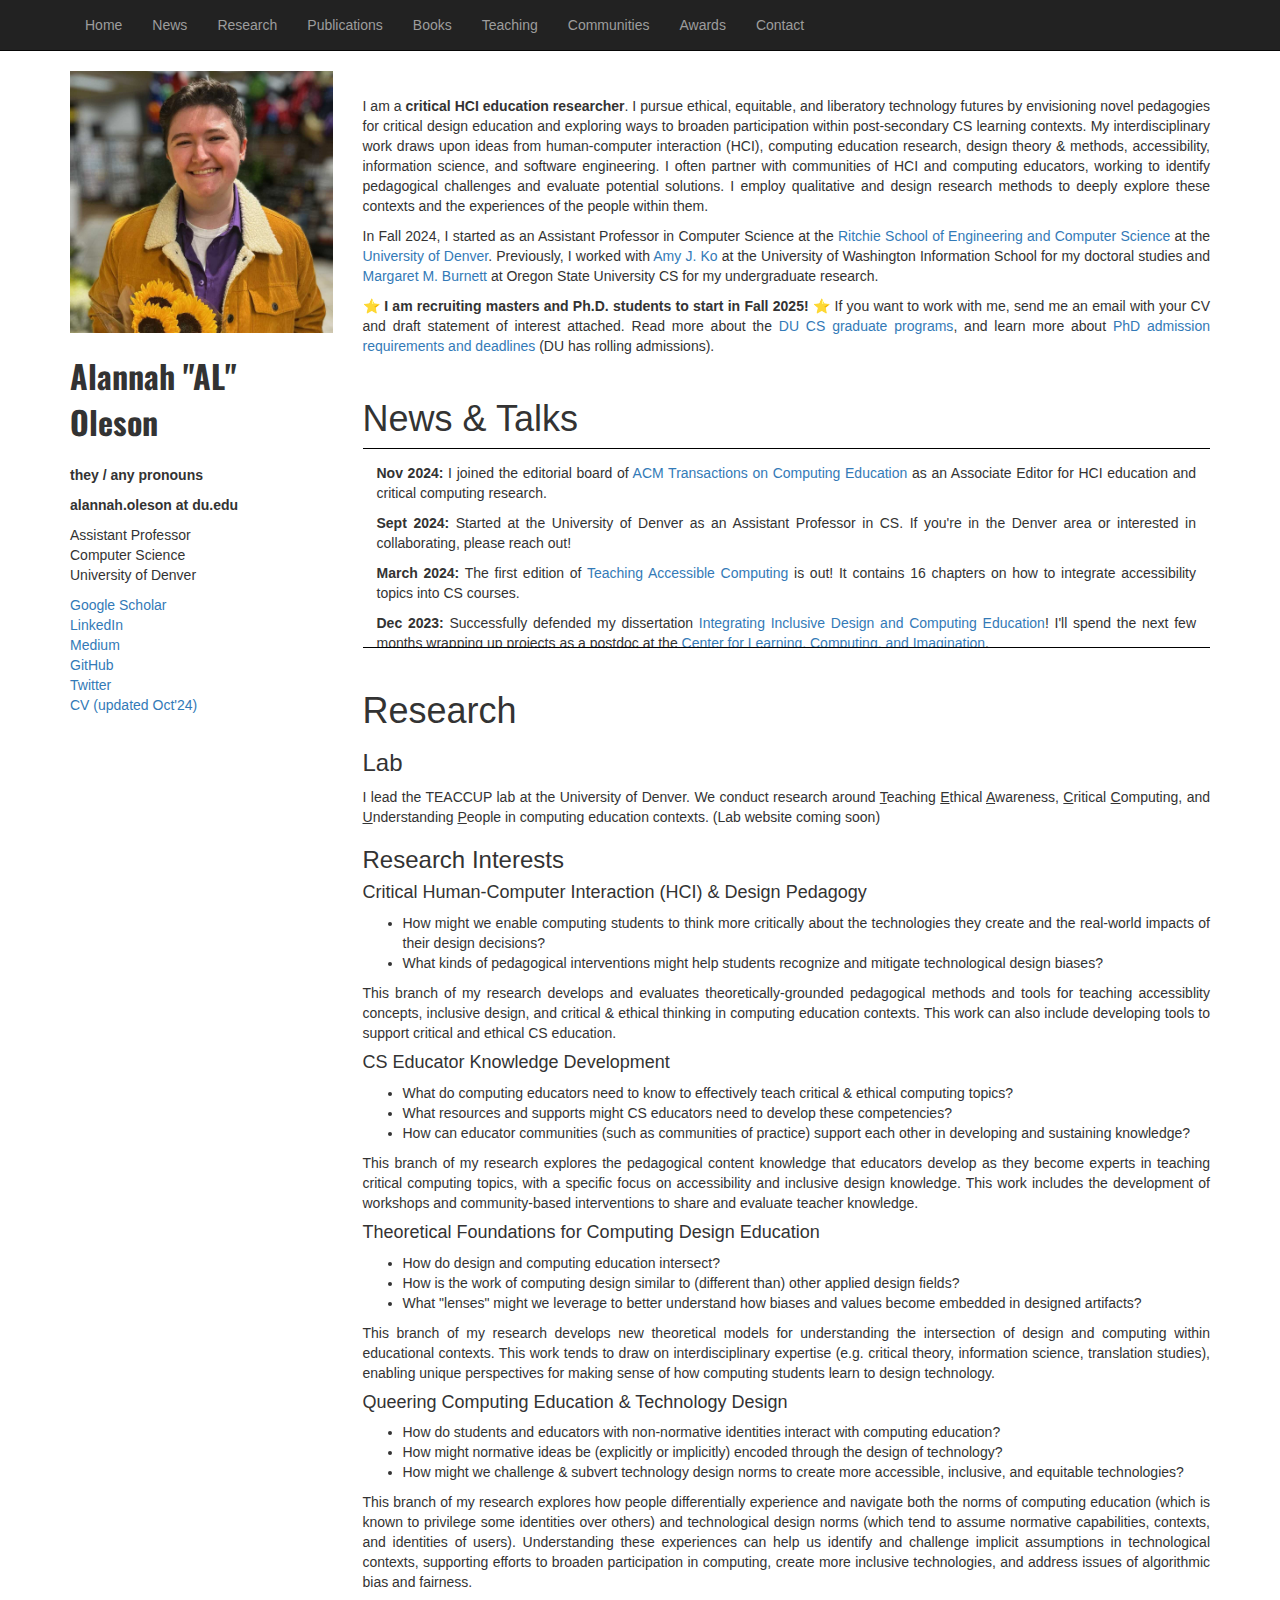
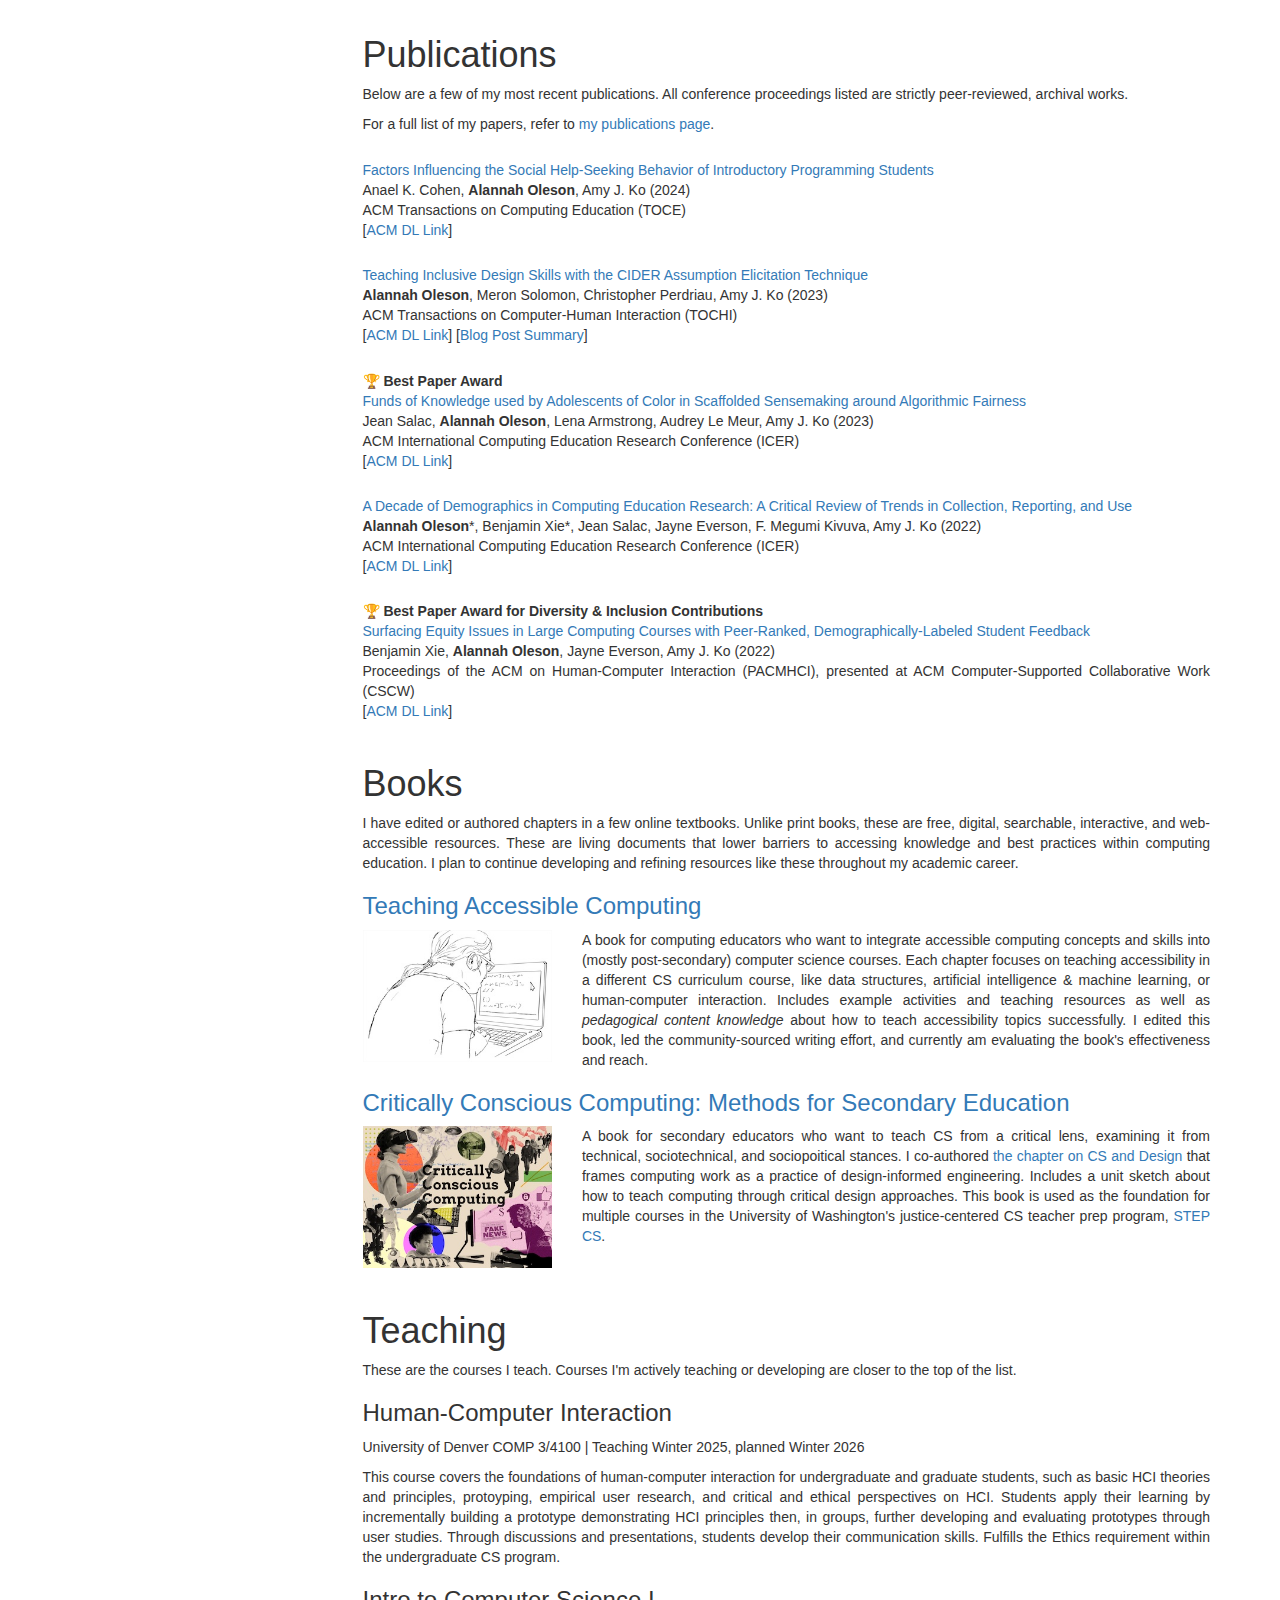
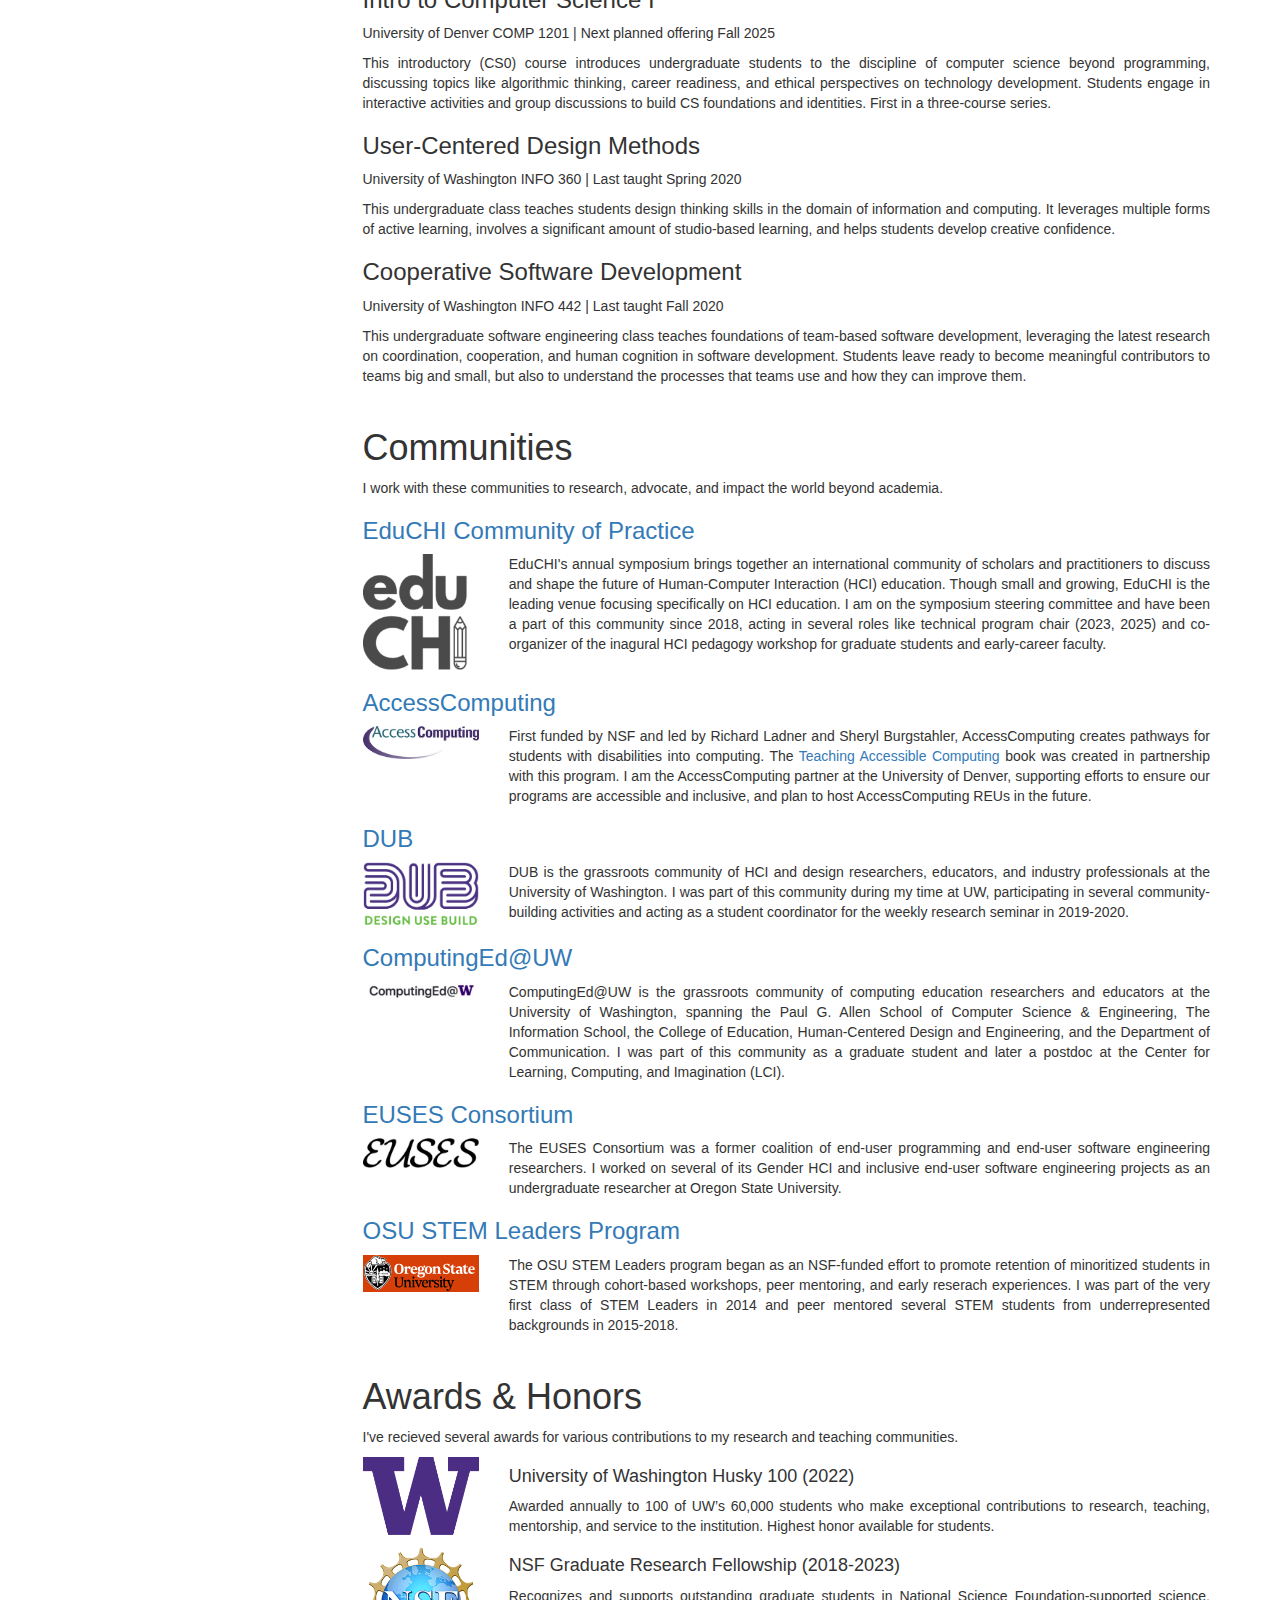
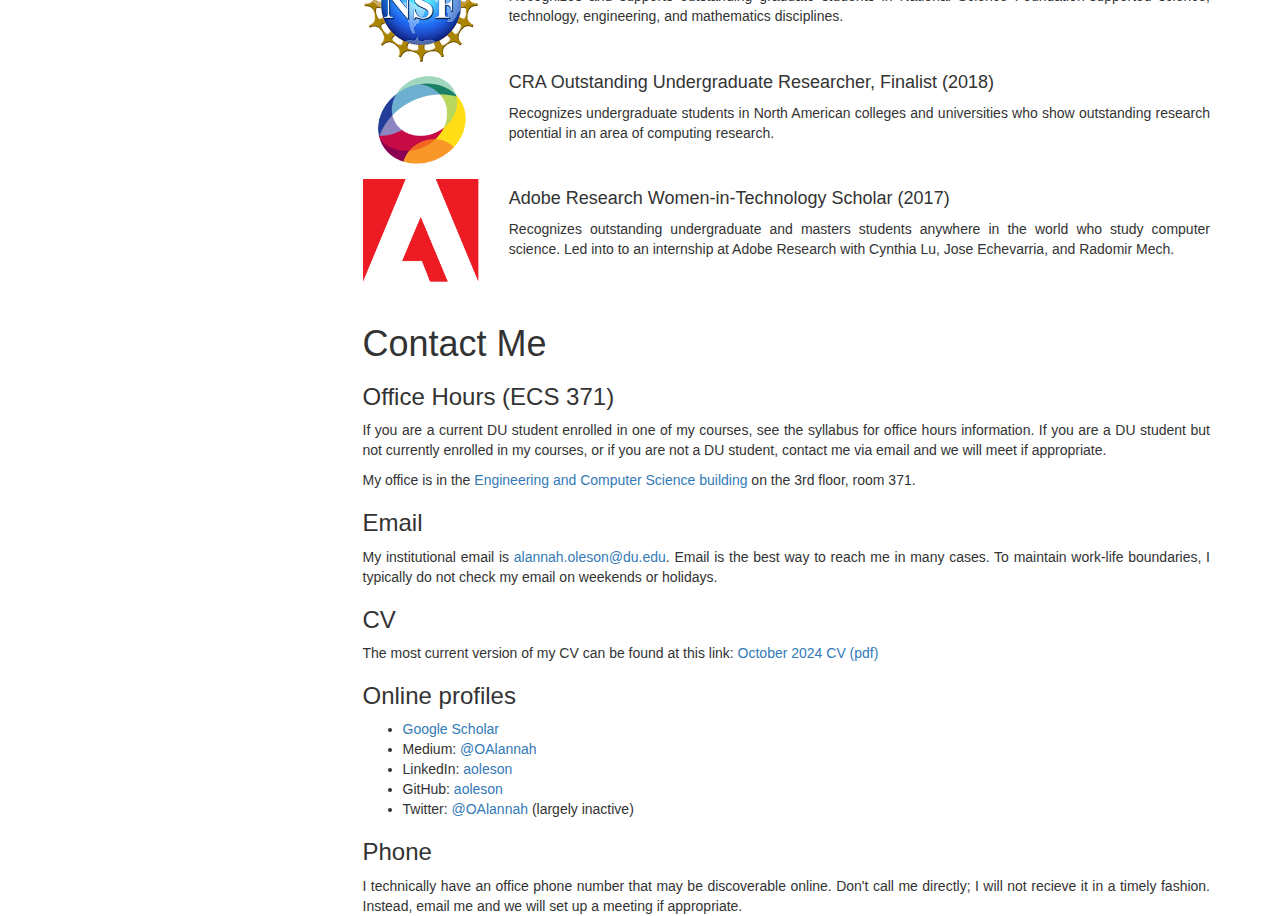
<file: index.html>
<!DOCTYPE html>
<!--
    Plain-Academic template by Vasilios Mavroudis, with additions by Isabel Papadimitriou
    Modified by Alannah Oleson
    Released under the Simplified BSD License/FreeBSD (2-clause) License.
    https://github.com/mavroudisv/plain-academic
-->

<html lang="en">
<head>
  <title>Dr. Alannah Oleson | University of Denver</title>
  <meta charset="utf-8">
  <meta name="viewport" content="width=device-width, initial-scale=1">
  <link rel="icon" href="./img/greyLogo_5ptrect.png">
  <link rel="stylesheet" href="https://maxcdn.bootstrapcdn.com/bootstrap/3.3.6/css/bootstrap.min.css">
  <script src="https://ajax.googleapis.com/ajax/libs/jquery/1.12.0/jquery.min.js"></script>
  <script src="https://maxcdn.bootstrapcdn.com/bootstrap/3.3.6/js/bootstrap.min.js"></script>
  <link href='https://fonts.googleapis.com/css?family=Oswald:700' rel='stylesheet' type='text/css'>
</head>
<body>


<!-- Navigation -->
	<nav class="navbar navbar-inverse navbar-static-top" role="navigation">
	  <div class="container">
		<div class="navbar-header">
		  <button type="button" class="navbar-toggle collapsed" data-toggle="collapse" data-target="#bs-example-navbar-collapse-1">
    			<span class="sr-only">Toggle navigation</span>
    			<span class="icon-bar"></span>
    			<span class="icon-bar"></span>
    			<span class="icon-bar"></span>
    		</button>
		</div>

		<!-- Collect the nav links, forms, and other content for toggling -->
		<div class="collapse navbar-collapse" id="bs-example-navbar-collapse-1">
		  <ul class="nav navbar-nav">
            <li><a href="index.html">Home</a></li>
            <li><a href="#news">News</a></li>
            <li><a href="#research">Research</a></li>
            <li><a href="#publications">Publications</a></li>
            <li><a href="#books">Books</a></li>
            <li><a href="#teaching">Teaching</a></li>
            <li><a href="#communities">Communities</a></li>
            <li><a href="#awards">Awards</a></li>
            <li><a href="#contact">Contact</a></li>
		  </ul>
		</div>
	  </div>
	</nav>
  
  <!-- Page Content -->
    <div class="container">

        <div class="row">

            <!-- Contact Info on the Sidebar -->
            <div class="col-md-3">
                <img class="img-responsive" src="img/hs_update.jpg" alt="A late 20s person with short dark hair, a bright yellow jacket, and a purple button down shirt smiling while holding a bouquet of sunflowers."><br>
                <div style="font-family: 'Oswald', sans-serif; font-size: 32px;"><b>Alannah "AL" Oleson</b></div><br>
                <p><b>they / any pronouns</b>
                <p><b>alannah.oleson at du.edu</b><br>
                <p>Assistant Professor<br>
                Computer Science<br>
                University of Denver
                </p>
                <dd><a href="https://scholar.google.com/citations?user=boWvsg8AAAAJ&hl=en">Google Scholar</a></dd> 
                <dd><a href="https://www.linkedin.com/in/aoleson/">LinkedIn</a></dd>
                <dd><a href="https://medium.com/@OAlannah">Medium</a></dd>
                <dd><a href="https://github.com/aoleson">GitHub</a></dd>
                <dd><a href="https://twitter.com/OAlannah">Twitter</a></dd>
                <dd><a href="./papers/AlannahOleson_CV.pdf" target="_blank">CV (updated Oct'24)</a></dd>
            </div>
            


            <!-- Entries Column -->
            <div class="col-md-9" style="height: 100vh;">
                

                <!-- Intro Text -->
                <div style="margin-top:3%; text-align:justify;">                
					<p>I am a <b>critical HCI education researcher</b>. I pursue ethical, equitable, and liberatory technology futures by envisioning novel pedagogies for critical design education and exploring ways to broaden participation within post-secondary CS learning contexts. My interdisciplinary work draws upon ideas from human-computer interaction (HCI), computing education research, design theory & methods, accessibility, information science, and software engineering. I often partner with communities of HCI and computing educators, working to identify pedagogical challenges and evaluate potential solutions. I employ qualitative and design research methods to deeply explore these contexts and the experiences of the people within them.</p>

                    <p>In Fall 2024, I started as an Assistant Professor in Computer Science at the <a href="https://ritchieschool.du.edu/academics-education/departments/computer-science" target="_blank">Ritchie School of Engineering and Computer Science</a> at the <a href="https://www.du.edu/" target="_blank">University of Denver</a>. Previously, I worked with <a href="https://faculty.washington.edu/ajko/">Amy J. Ko</a> at the University of Washington Information School for my doctoral studies and <a href="https://web.engr.oregonstate.edu/~burnett/">Margaret M. Burnett</a> at Oregon State University CS for my undergraduate research.</p>

                    <p> &#11088; <b>I am recruiting masters and Ph.D. students to start in Fall 2025!</b> &#11088; If you want to work with me, send me an email with your CV and draft statement of interest attached. Read more about the <a href="https://bulletin.du.edu/graduate/schoolscollegesanddivisions/danielfelixritchieschoolofengineeringandcomputerscience/computerscience/">DU CS graduate programs</a>, and learn more about <a href="https://www.du.edu/academics/admission-steps/computer-science-phd-2024-2025">PhD admission requirements and deadlines</a> (DU has rolling admissions).</p>
					
                </div>


                <!-- News -->
                <div style="margin-top:5%; text-align:justify;">                
                    <h1 id="news">News & Talks</h1>
                    <div class="col" style="max-height: 200px; overflow-y: scroll; border-color: black; border-style: solid;border-width: 1px; border-left: 0; border-right: 0; padding: 1em">    
                        <p><b>Nov 2024:</b> I joined the editorial board of <a href="https://dl.acm.org/journal/TOCE">ACM Transactions on Computing Education</a> as an Associate Editor for HCI education and critical computing research.</p>
                        <p><b>Sept 2024:</b> Started at the University of Denver as an Assistant Professor in CS. If you're in the Denver area or interested in collaborating, please reach out!</p>
                        <p><b>March 2024:</b> The first edition of <a href="https://bookish.press/tac">Teaching Accessible Computing</a> is out! It contains 16 chapters on how to integrate accessibility topics into CS courses.</p>
                        <p><b>Dec 2023:</b> Successfully defended my dissertation <a href="https://www.proquest.com/docview/2915914933/92B9C236A4D34157PQ/1?accountid=14608&sourcetype=Dissertations%20&%20Theses">Integrating Inclusive Design and Computing Education</a>! I'll spend the next few months wrapping up projects as a postdoc at the <a href="https://www.computinged.uw.edu/">Center for Learning, Computing, and Imagination</a>.</p>
                        <p></p>
                    </div>
                </div>


                <!-- Research -->
                <div style="margin-top:5%; text-align:justify;">
                    <h1 id="research">Research</h1>

                    <h3>Lab</h3>                
                    <p>I lead the TEACCUP lab at the University of Denver. We conduct research around <u>T</u>eaching <u>E</u>thical <u>A</u>wareness, <u>C</u>ritical <u>C</u>omputing, and <u>U</u>nderstanding <u>P</u>eople in computing education contexts. (Lab website coming soon)</p>
                    
                    <h3>Research Interests</h3>
                    
                    <h4>Critical Human-Computer Interaction (HCI) & Design Pedagogy</h4>
                    <ul>
                        <li>How might we enable computing students to think more critically about the technologies they create and the real-world impacts of their design decisions?</li> 
                        <li>What kinds of pedagogical interventions might help students recognize and mitigate technological design biases? </li>
                    </ul>
                    <p>This branch of my research develops and evaluates theoretically-grounded pedagogical methods and tools for teaching accessiblity concepts, inclusive design, and critical & ethical thinking in computing education contexts. This work can also include developing tools to support critical and ethical CS education.</p>

                    <h4>CS Educator Knowledge Development</h4>
                    <ul>
                        <li>What do computing educators need to know to effectively teach critical & ethical computing topics?</li> 
                        <li>What resources and supports might CS educators need to develop these competencies?</li>
                        <li>How can educator communities (such as communities of practice) support each other in developing and sustaining knowledge?</li>
                    </ul>
                    <p>This branch of my research explores the pedagogical content knowledge that educators develop as they become experts in teaching critical computing topics, with a specific focus on accessibility and inclusive design knowledge. This work includes the development of workshops and community-based interventions to share and evaluate teacher knowledge.</p>

                    <h4>Theoretical Foundations for Computing Design Education</h4>
                    <ul>
                        <li>How do design and computing education intersect?</li> 
                        <li>How is the work of computing design similar to (different than) other applied design fields?</li>
                        <li>What "lenses" might we leverage to better understand how biases and values become embedded in designed artifacts?</li>
                    </ul>
                    <p>This branch of my research develops new theoretical models for understanding the intersection of design and computing within educational contexts. This work tends to draw on interdisciplinary expertise (e.g. critical theory, information science, translation studies), enabling unique perspectives for making sense of how computing students learn to design technology.</p>

                    <h4>Queering Computing Education & Technology Design</h4>
                    <ul>
                        <li>How do students and educators with non-normative identities interact with computing education?</li> 
                        <li>How might normative ideas be (explicitly or implicitly) encoded through the design of technology?</li> 
                        <li>How might we challenge & subvert technology design norms to create more accessible, inclusive, and equitable technologies?</li>
                    </ul>
                    <p>This branch of my research explores how people differentially experience and navigate both the norms of computing education (which is known to privilege some identities over others) and technological design norms (which tend to assume normative capabilities, contexts, and identities of users). Understanding these experiences can help us identify and challenge implicit assumptions in technological contexts, supporting efforts to broaden participation in computing, create more inclusive technologies, and address issues of algorithmic bias and fairness.</p> 

                </div>


                <!-- Publications -->
                <div style="margin-top:5%; text-align:justify;">    
                    <h1 id="publications">Publications</h1>

                    <p>Below are a few of my most recent publications. All conference proceedings listed are strictly peer-reviewed, archival works.</p>

                    <p>For a full list of my papers, refer to <a href="./pubs.html">my publications page</a>.</p>

                    <p style="margin-top:3%;">
                        <a href="./papers/cohen-helpSeeking.pdf">Factors Influencing the Social Help-Seeking Behavior of Introductory Programming Students</a> <br>
                        Anael K. Cohen, <b>Alannah Oleson</b>, Amy J. Ko (2024) <br>
                        ACM Transactions on Computing Education (TOCE) <br> 
                        [<a href="https://dl.acm.org/doi/full/10.1145/3639059">ACM DL Link</a>] <br>
                    </p>
                    
                    <p style="margin-top:3%;">
                        <a href="./papers/tochi22-CiderAssumptionElicitationTechnique.pdf">Teaching Inclusive Design Skills with the CIDER Assumption Elicitation Technique</a> <br>
                        <b>Alannah Oleson</b>, Meron Solomon, Christopher Perdriau, Amy J. Ko (2023) <br>
                        ACM Transactions on Computer-Human Interaction (TOCHI) <br>
                        [<a href="https://dl.acm.org/doi/10.1145/3549074">ACM DL Link</a>] [<a href="https://medium.com/bits-and-behavior/beyond-average-users-building-inclusive-design-skills-with-the-cider-technique-413969544e6d?source=friends_link&sk=6c9184c8a88feae058cfb073a44985f7">Blog Post Summary</a>]<br>
                    </p>

                    <p style="margin-top:3%;">
                        <b>&#127942; Best Paper Award</b> <br>
                        <a href="./papers/Salac2023AdolescentAlgorithmicFairness.pdf">Funds of Knowledge used by Adolescents of Color in Scaffolded Sensemaking around Algorithmic Fairness</a> <br>
                        Jean Salac, <b>Alannah Oleson</b>, Lena Armstrong, Audrey Le Meur, Amy J. Ko (2023) <br>
                        ACM International Computing Education Research Conference (ICER) <br>
                        [<a href="https://dl.acm.org/doi/10.1145/3568813.3600110">ACM DL Link</a>] <br>
                    </p>

                    <p style="margin-top:3%;">
                        <a href="./papers/icer22-DecadeOfDemographicsReview.pdf">A Decade of Demographics in Computing Education Research: A Critical Review of Trends in Collection, Reporting, and Use</a> <br>
                        <b>Alannah Oleson</b>*, Benjamin Xie*, Jean Salac, Jayne Everson, F. Megumi Kivuva, Amy J. Ko (2022) <br>
                        ACM International Computing Education Research Conference (ICER) <br>
                        [<a href="https://dl.acm.org/doi/10.1145/3501385.3543967">ACM DL Link</a>] <br>
                    </p>

                    <p style="margin-top:3%;">
                        <b>&#127942; Best Paper Award for Diversity & Inclusion Contributions</b> <br>
                        <a href="./papers/cscw2022-StudentAmp.pdf">Surfacing Equity Issues in Large Computing Courses with Peer-Ranked, Demographically-Labeled Student Feedback</a> <br>
                        Benjamin Xie, <b>Alannah Oleson</b>, Jayne Everson, Amy J. Ko (2022) <br>
                        Proceedings of the ACM on Human-Computer Interaction (PACMHCI), presented at ACM Computer-Supported Collaborative Work (CSCW) <br>
                        [<a href="https://doi.org/10.1145/3512912">ACM DL Link</a>] <br>
                    </p>

                </div>


                <!-- Books -->
                <div style="margin-top:5%; text-align:justify;">    
                    <h1 id="books">Books</h1>

                    <p>I have edited or authored chapters in a few online textbooks. Unlike print books, these are free, digital, searchable, interactive, and web-accessible resources. These are living documents that lower barriers to accessing knowledge and best practices within computing education. I plan to continue developing and refining resources like these throughout my academic career.</p>

                    <h3><a href="https://bookish.press/tac">Teaching Accessible Computing</a></h3>
                    <div class="row">
                        <div class="col-md-3">
                            <img class="img-responsive" src="img/splash_tac.jpg" alt="A person with a visual impairment using a laptop computer with a stylized large text interface.">
                        </div>
                        <div class="col-md-9">
                            A book for computing educators who want to integrate accessible computing concepts and skills into (mostly post-secondary) computer science courses. Each chapter focuses on teaching accessibility in a different CS curriculum course, like data structures, artificial intelligence & machine learning, or human-computer interaction. Includes example activities and teaching resources as well as <i>pedagogical content knowledge</i> about how to teach accessibility topics successfully. I edited this book, led the community-sourced writing effort, and currently am evaluating the book's effectiveness and reach. 
                        </div>
                    </div>

                    <h3><a href="https://criticallyconsciouscomputing.org/">Critically Conscious Computing: Methods for Secondary Education</a></h3>
                    <div class="row">
                        <div class="col-md-3">
                            <img class="img-responsive" src="img/splash_ccc.jpg" alt="A colorful collage of people using different kinds of modern technologies, placed around text that reads Critically Conscious Computing">
                        </div>
                        <div class="col-md-9">
                            A book for secondary educators who want to teach CS from a critical lens, examining it from technical, sociotechnical, and sociopoitical stances. I co-authored <a href="https://criticallyconsciouscomputing.org/design">the chapter on CS and Design</a> that frames computing work as a practice of design-informed engineering. Includes a unit sketch about how to teach computing through critical design approaches. This book is used as the foundation for multiple courses in the University of Washington's justice-centered CS teacher prep program, <a href="https://www.computinged.uw.edu/stepcs/">STEP CS</a>. 
                        </div>
                    </div>

                </div>


                <!-- Teaching -->
                <div style="margin-top:5%; text-align:justify;">
                    <h1 id="teaching">Teaching</h1>
                    <p>These are the courses I teach. Courses I'm actively teaching or developing are closer to the top of the list.</p> 

                    <h3>Human-Computer Interaction</h3>
                    <p>University of Denver COMP 3/4100 | Teaching Winter 2025, planned Winter 2026 </p>
                    <p>    
                        This course covers the foundations of human-computer interaction for undergraduate and graduate students, such as basic HCI theories and principles, protoyping, empirical user research, and critical and ethical perspectives on HCI. Students apply their learning by incrementally building a prototype demonstrating HCI principles then, in groups, further developing and evaluating prototypes through user studies. Through discussions and presentations, students develop their communication skills. Fulfills the Ethics requirement within the undergraduate CS program. 
                    </p>

                    <h3>Intro to Computer Science I</h3>
                    <p>University of Denver COMP 1201 | Next planned offering Fall 2025 </p>
                    <p> 
                        This introductory (CS0) course introduces undergraduate students to the discipline of computer science beyond programming, discussing topics like algorithmic thinking, career readiness, and ethical perspectives on technology development. Students engage in interactive activities and group discussions to build CS foundations and identities. First in a three-course series. 
                    </p>

                    <h3>User-Centered Design Methods</h3>
                    <p>University of Washington INFO 360 | Last taught Spring 2020</p>
                    <p> 
                        This undergraduate class teaches students design thinking skills in the domain of information and computing. It leverages multiple forms of active learning, involves a significant amount of studio-based learning, and helps students develop creative confidence. 
                    </p>

                    <h3>Cooperative Software Development</h3>
                    <p>University of Washington INFO 442 | Last taught Fall 2020</p>
                    <p> 
                        This undergraduate software engineering class teaches foundations of team-based software development, leveraging the latest research on coordination, cooperation, and human cognition in software development. Students leave ready to become meaningful contributors to teams big and small, but also to understand the processes that teams use and how they can improve them. 
                    </p>

                </div>


                <!-- Communities -->
                <div style="margin-top:5%; text-align:justify;">    
                    <h1 id="communities">Communities</h1>
                    <p>I work with these communities to research, advocate, and impact the world beyond academia.</p>

                    <h3><a href="https://educhi2025.educhi.org/">EduCHI Community of Practice</a></h3>
                    <div class="row">
                        <div class="col-md-2">
                            <img class="img-responsive" src="img/educhi_logo.png" alt="Text reading eduCHI where the I in CHI is replaced with a pencil.">
                        </div>
                        <div class="col-md-10">
                            EduCHI's annual symposium brings together an international community of scholars and practitioners to discuss and shape the future of Human-Computer Interaction (HCI) education. Though small and growing, EduCHI is the leading venue focusing specifically on HCI education. I am on the symposium steering committee and have been a part of this community since 2018, acting in several roles like technical program chair (2023, 2025) and co-organizer of the inagural HCI pedagogy workshop for graduate students and early-career faculty. 
                        </div>
                    </div>

                    <h3><a href="https://www.washington.edu/accesscomputing/">AccessComputing</a></h3>
                    <div class="row">
                        <div class="col-md-2">
                            <img class="img-responsive" src="img/accesscomputing.jpg" alt="The access computing logo, text reading the name of the organization with a decorative swoosh around it.">
                        </div>
                        <div class="col-md-10">
                            First funded by NSF and led by Richard Ladner and Sheryl Burgstahler, AccessComputing creates pathways for students with disabilities into computing. The <a href="https://bookish.press/tac">Teaching Accessible Computing</a> book was created in partnership with this program. I am the AccessComputing partner at the University of Denver, supporting efforts to ensure our programs are accessible and inclusive, and plan to host AccessComputing REUs in the future. 
                        </div>
                    </div>

                    <h3><a href="https://dub.uw.edu/">DUB</a></h3>
                    <div class="row">
                        <div class="col-md-2">
                            <img class="img-responsive" src="img/DUB_bottom_purplegreen.png" alt="A logo with a stylized purple D U and B that says design use build along the bottom.">
                        </div>
                        <div class="col-md-10">
                            DUB is the grassroots community of HCI and design researchers, educators, and industry professionals at the University of Washington. I was part of this community during my time at UW, participating in several community-building activities and acting as a student coordinator for the weekly research seminar in 2019-2020. 
                        </div>
                    </div>

                    <h3><a href="https://www.computinged.uw.edu/">ComputingEd@UW</a></h3>
                    <div class="row">
                        <div class="col-md-2">
                            <img class="img-responsive" src="img/computingedatuw.jpg" alt="The access computing logo, text reading the name of the organization with a decorative swoosh around it.">
                        </div>
                        <div class="col-md-10">
                            ComputingEd@UW is the grassroots community of computing education researchers and educators at the University of Washington, spanning the Paul G. Allen School of Computer Science & Engineering, The Information School, the College of Education, Human-Centered Design and Engineering, and the Department of Communication. I was part of this community as a graduate student and later a postdoc at the Center for Learning, Computing, and Imagination (LCI). 
                        </div>
                    </div>

                    <h3><a href="https://eusesconsortium.org/">EUSES Consortium</a></h3>
                    <div class="row">
                        <div class="col-md-2">
                            <img class="img-responsive" src="img/euses.jpg" alt="The EUSES acronym in stylized script.">
                        </div>
                        <div class="col-md-10">
                            The EUSES Consortium was a former coalition of end-user programming and end-user software engineering researchers. I worked on several of its Gender HCI and inclusive end-user software engineering projects as an undergraduate researcher at Oregon State University.
                        </div>
                    </div>

                    <h3><a href="https://stemleaders.oregonstate.edu/">OSU STEM Leaders Program</a></h3>
                    <div class="row">
                        <div class="col-md-2">
                            <img class="img-responsive" src="img/OSU_logo.svg" alt="Oregon State University's logo, depicting a shield with various icons like a sun, a tree, mountains, a book, and a beaver (the school's mascot).">
                        </div>
                        <div class="col-md-10">
                            The OSU STEM Leaders program began as an NSF-funded effort to promote retention of minoritized students in STEM through cohort-based workshops, peer mentoring, and early reserach experiences. I was part of the very first class of STEM Leaders in 2014 and peer mentored several STEM students from underrepresented backgrounds in 2015-2018.   
                        </div>
                    </div>

                </div>


                <!-- Awards -->
                <div style="margin-top:5%; text-align:justify;">    
                    <h1 id="awards">Awards & Honors</h1>

                    <p>I've recieved several awards for various contributions to my research and teaching communities.</p>

                    
                    <div class="row">
                        <div class="col-md-2">
                            <img class="img-responsive" src="img/uw_logo.png" alt="University of Washington logo, a purple W.">
                        </div>
                        <div class="col-md-10">
                            <h4>University of Washington Husky 100 (2022)</h4>
                            <p>Awarded annually to 100 of UW’s 60,000 students who make exceptional contributions to research, teaching, mentorship, and service to the institution. Highest honor available for students.</p> 
                        </div>
                    </div>

                    <div class="row">
                        <div class="col-md-2">
                            <img class="img-responsive" src="img/nsf-logo-200px.gif" alt="National Science Foundation Logo">
                        </div>
                        <div class="col-md-10">
                            <h4>NSF Graduate Research Fellowship (2018-2023)</h4>
                            <p>Recognizes and supports outstanding graduate students in National Science Foundation-supported science, technology, engineering, and mathematics disciplines.</p> 
                        </div>
                    </div>

                    <div class="row">
                        <div class="col-md-2">
                            <img class="img-responsive" src="img/cra-logo-square.png" alt="Computing Research Association Logo">
                        </div>
                        <div class="col-md-10">
                            <h4>CRA Outstanding Undergraduate Researcher, Finalist (2018)</h4>
                            <p>Recognizes undergraduate students in North American colleges and universities who show outstanding research potential in an area of computing research.</p>
                        </div>
                    </div>

                    <div class="row">
                        <div class="col-md-2">
                            <img class="img-responsive" src="img/Adobe_Systems_logo.png" alt="Adobe Systems Inc. Logo">
                        </div>
                        <div class="col-md-10">
                            <h4>Adobe Research Women-in-Technology Scholar (2017)</h4>
                            <p>Recognizes outstanding undergraduate and masters students anywhere in the world who study computer science. Led into to an internship at Adobe Research with Cynthia Lu, Jose Echevarria, and Radomir Mech.</p>
                        </div>
                    </div>

                </div>


                <!-- Contact -->
                <div style="margin-top:5%; text-align:justify;">    
                    <h1 id="contact">Contact Me</h1>

                    <p>
                        <h3>Office Hours (ECS 371)</h3>
                        <p>If you are a current DU student enrolled in one of my courses, see the syllabus for office hours information. If you are a DU student but not currently enrolled in my courses, or if you are not a DU student, contact me via email and we will meet if appropriate.</p>
                        <p>My office is in the <a href="https://maps.app.goo.gl/rzB4TCguZm5MWZVn7">Engineering and Computer Science building</a> on the 3rd floor, room 371.</p>
                    </p>
                    <p>
                        <h3>Email</h3>
                        <p>My institutional email is <a href="mailto:alannah.oleson@du.edu" target="_blank">alannah.oleson@du.edu</a>. Email is the best way to reach me in many cases. To maintain work-life boundaries, I typically do not check my email on weekends or holidays.</p>
                    </p>
                    <p>
                      <h3>CV</h3>
                      <p>The most current version of my CV can be found at this link: <a href="./papers/AlannahOleson_CV.pdf" target="_blank">October 2024 CV (pdf)</a></p>
                    </p>
                    <p>
                      <h3>Online profiles</h3>
                      <ul>
                        <li><a href="https://scholar.google.com/citations?user=boWvsg8AAAAJ&hl=en" target="_blank">Google Scholar</a></li>
                        <li>Medium: <a href="https://medium.com/@OAlannah" target="_blank">@OAlannah</a>
                        <li>LinkedIn: <a href="https://www.linkedin.com/in/aoleson/" target="_blank">aoleson</a></li>
                        <li>GitHub: <a href="https://github.com/aoleson" target="_blank">aoleson</a></li>
                        <li>Twitter: <a href="https://twitter.com/OAlannah" target="_blank">@OAlannah</a> (largely inactive)</li>
                      </ul>
                    </p>
                    <p>
                      <h3>Phone</h3>
                      I technically have an office phone number that may be discoverable online. Don't call me directly; I will not recieve it in a timely fashion. Instead, email me and we will set up a meeting if appropriate. 
                    </p>
                </div>


            </div>

            
        </div>


    </div>

    <!-- end container -->
    
</body>

</html>
</file>
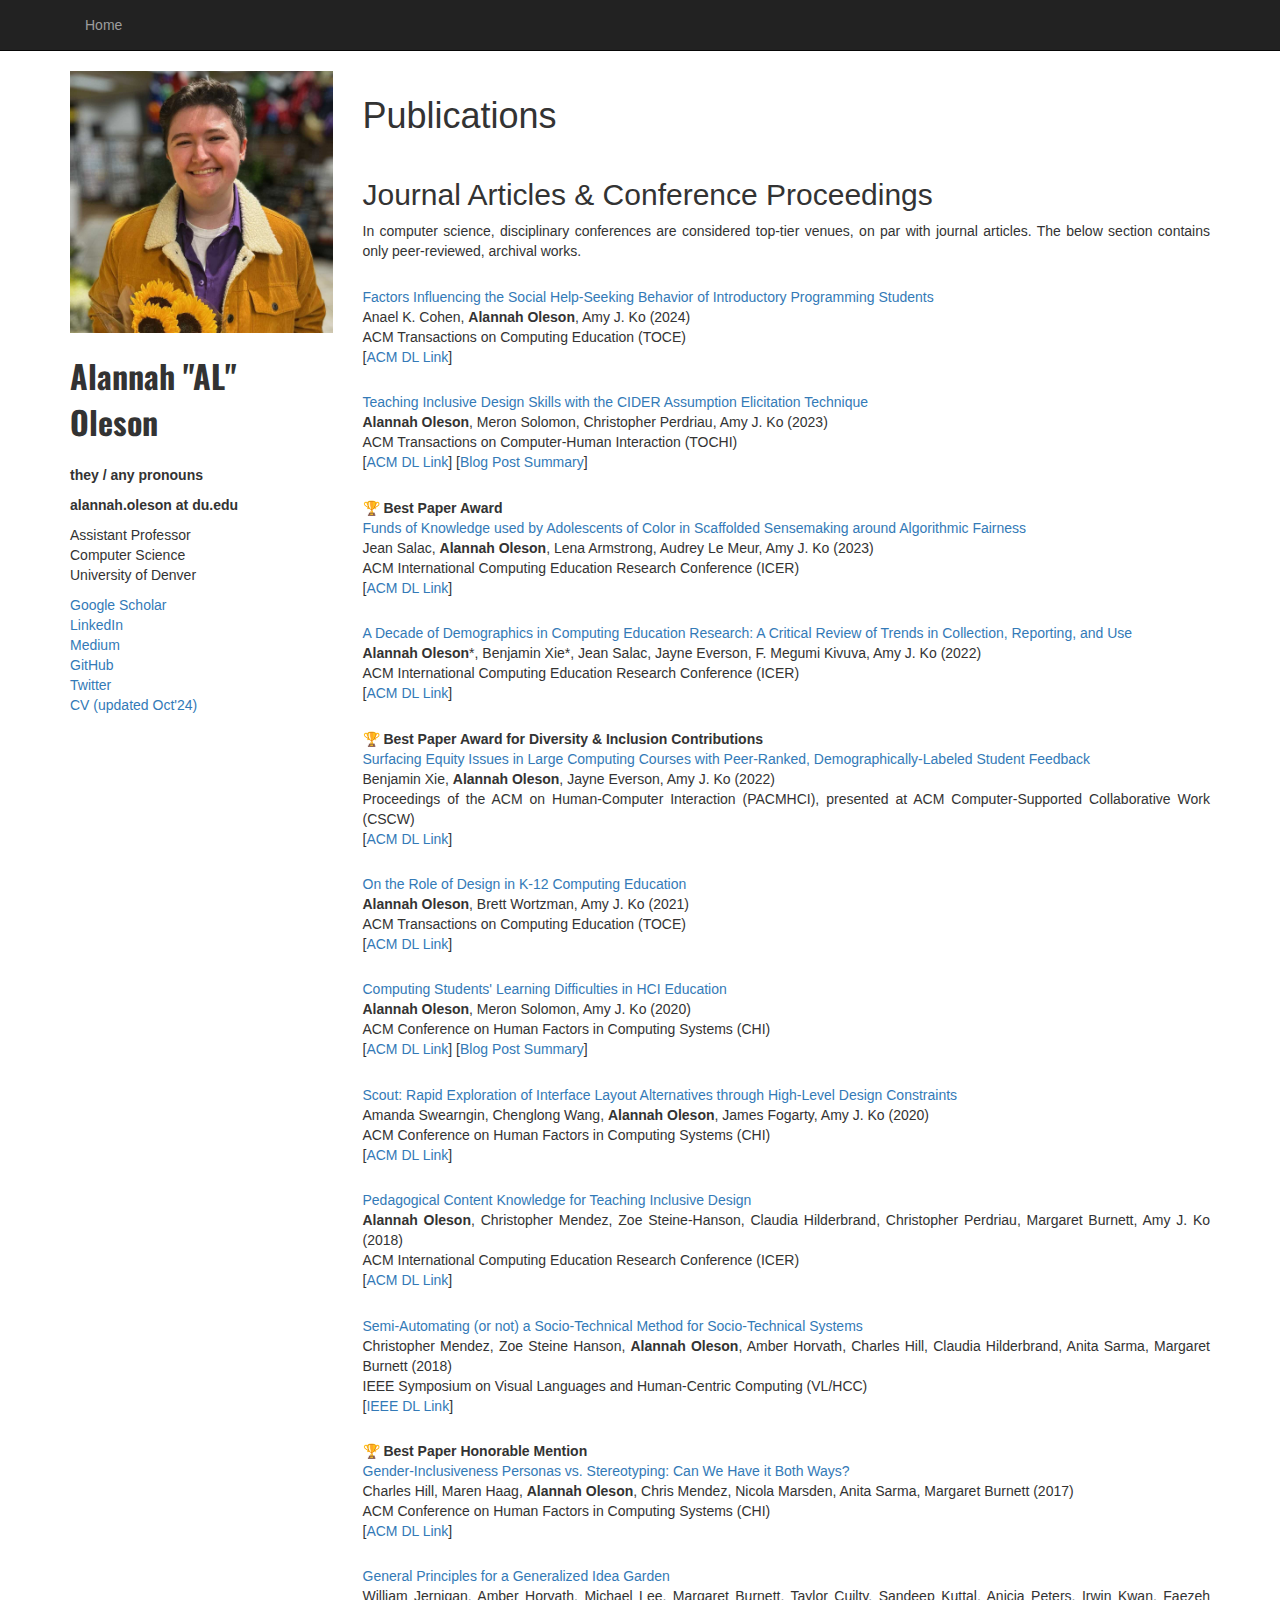
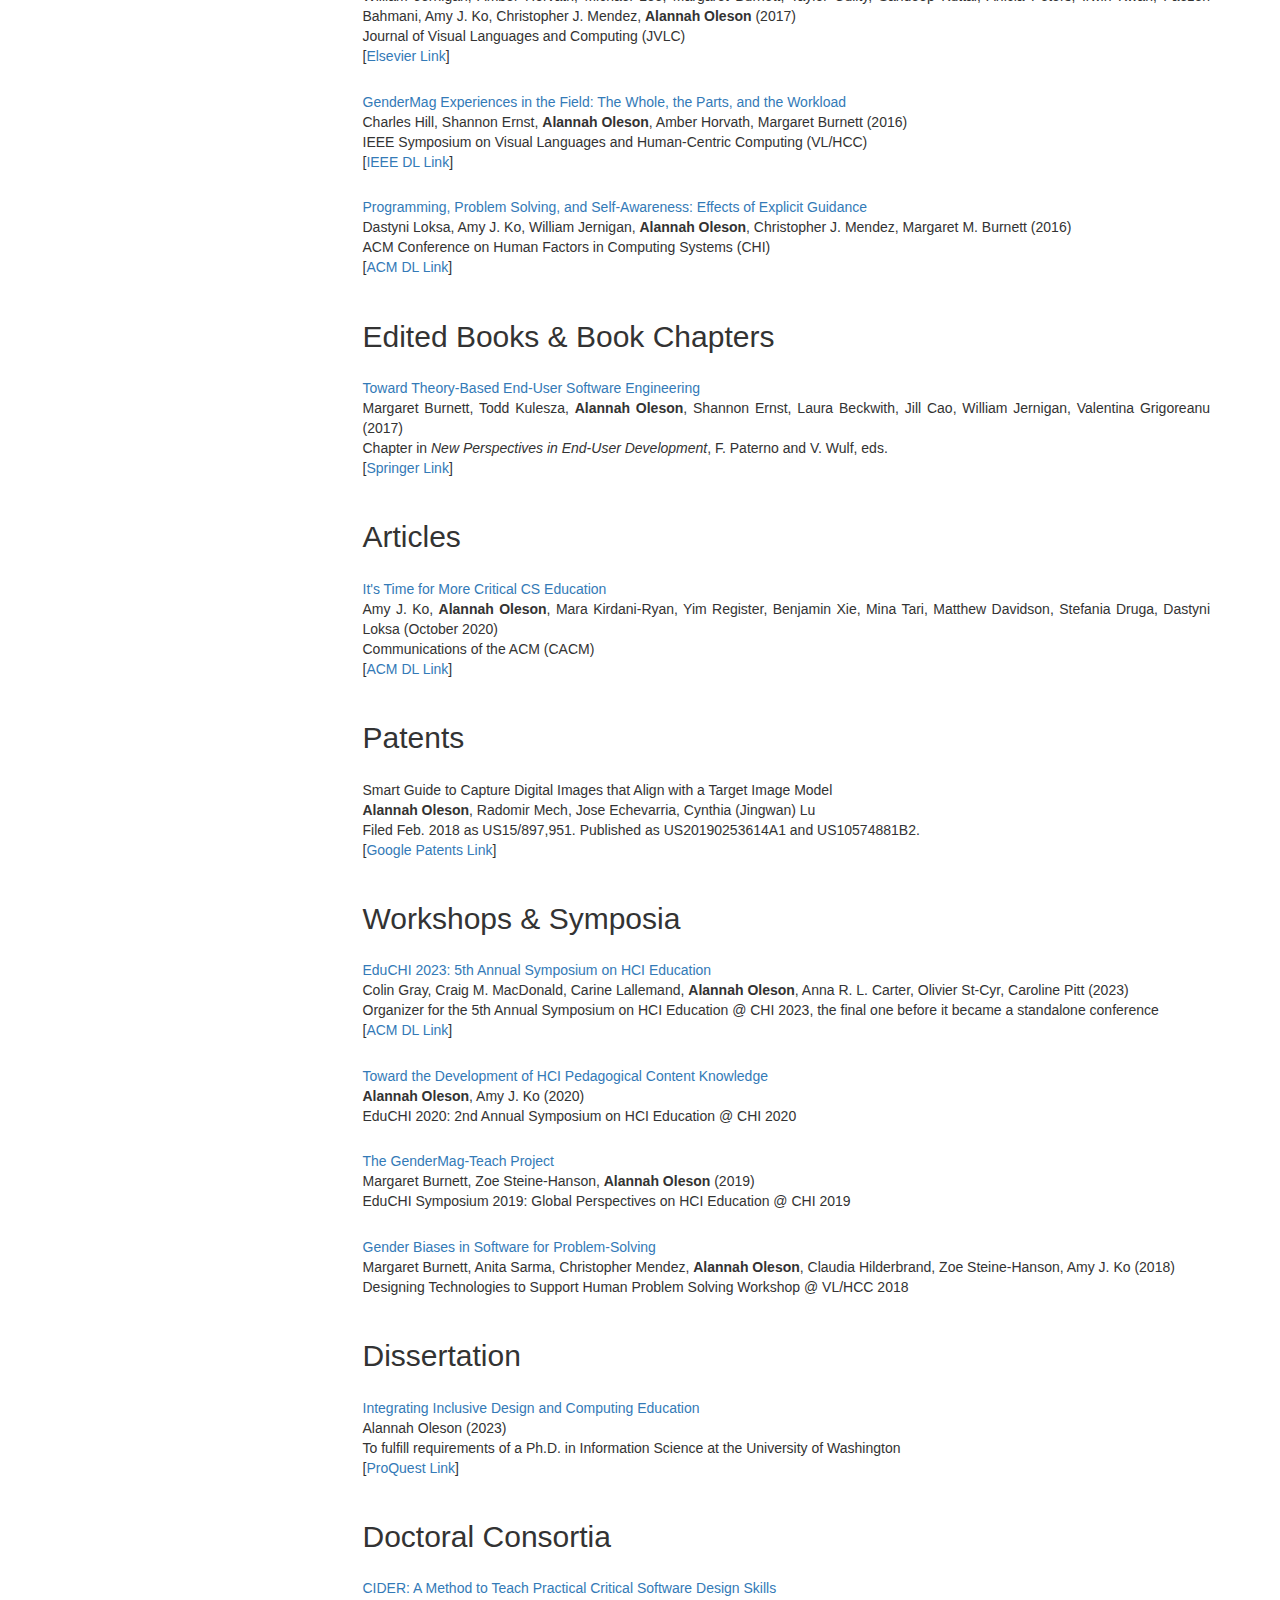
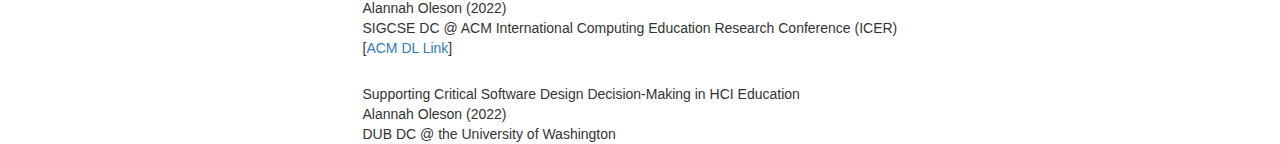
<file: pubs.html>
<!DOCTYPE html>
<!--
    Plain-Academic template by Vasilios Mavroudis, with additions by Isabel Papadimitriou
    Modified by Alannah Oleson
    Released under the Simplified BSD License/FreeBSD (2-clause) License.
    https://github.com/mavroudisv/plain-academic
-->

<html lang="en">
<head>
  <title>Dr. Alannah Oleson | University of Denver</title>
  <meta charset="utf-8">
  <meta name="viewport" content="width=device-width, initial-scale=1">
  <link rel="icon" href="./img/greyLogo_5ptrect.png">
  <link rel="stylesheet" href="https://maxcdn.bootstrapcdn.com/bootstrap/3.3.6/css/bootstrap.min.css">
  <script src="https://ajax.googleapis.com/ajax/libs/jquery/1.12.0/jquery.min.js"></script>
  <script src="https://maxcdn.bootstrapcdn.com/bootstrap/3.3.6/js/bootstrap.min.js"></script>
  <link href='https://fonts.googleapis.com/css?family=Oswald:700' rel='stylesheet' type='text/css'>
</head>
<body>


<!-- Navigation -->
	<nav class="navbar navbar-inverse navbar-static-top" role="navigation">
	  <div class="container">
		<div class="navbar-header">
		  <button type="button" class="navbar-toggle collapsed" data-toggle="collapse" data-target="#bs-example-navbar-collapse-1">
						<span class="sr-only">Toggle navigation</span>
						<span class="icon-bar"></span>
						<span class="icon-bar"></span>
						<span class="icon-bar"></span>
					</button>
		</div>

		<!-- Collect the nav links, forms, and other content for toggling -->
		<div class="collapse navbar-collapse" id="bs-example-navbar-collapse-1">
		  <ul class="nav navbar-nav">
            <li><a href="index.html">Home</a></li>
		  </ul>
		</div>
	  </div>
	</nav>
  
  <!-- Page Content -->
    <div class="container">

        <div class="row">

            <!-- Contact Info on the Sidebar -->
            <div class="col-md-3">
                <img class="img-responsive" src="img/hs_update.jpg" alt="A late 20s person with short dark hair, a bright yellow jacket, and a purple button down shirt smiling while holding a bouquet of sunflowers."><br>
                <div style="font-family: 'Oswald', sans-serif; font-size: 32px;"><b>Alannah "AL" Oleson</b></div><br>
                <p><b>they / any pronouns</b>
                <p><b>alannah.oleson at du.edu</b><br>
                <p>Assistant Professor<br>
                Computer Science<br>
                University of Denver
                </p>
                <dd><a href="https://scholar.google.com/citations?user=boWvsg8AAAAJ&hl=en">Google Scholar</a></dd> 
                <dd><a href="https://www.linkedin.com/in/aoleson/">LinkedIn</a></dd>
                <dd><a href="https://medium.com/@OAlannah">Medium</a></dd>
                <dd><a href="https://github.com/aoleson">GitHub</a></dd>
                <dd><a href="https://twitter.com/OAlannah">Twitter</a></dd>
                <dd><a href="./papers/AlannahOleson_CV.pdf" target="_blank">CV (updated Oct'24)</a></dd>
            </div>
            


            <!-- Entries Column -->
            <div class="col-md-9" style="height: 100vh;">


                <!-- Publications -->
                <div style="margin-top:3%; text-align:justify;">    
                    <h1 id="publications">Publications</h1>

                    <h2 style="margin-top:5%;">Journal Articles & Conference Proceedings</h2>
                    <p>In computer science, disciplinary conferences are considered top-tier venues, on par with journal articles. The below section contains only peer-reviewed, archival works.</p>

                    <p style="margin-top:3%;">
                        <a href="./papers/cohen-helpSeeking.pdf">Factors Influencing the Social Help-Seeking Behavior of Introductory Programming Students</a> <br>
                        Anael K. Cohen, <b>Alannah Oleson</b>, Amy J. Ko (2024) <br>
                        ACM Transactions on Computing Education (TOCE) <br> 
                        [<a href="https://dl.acm.org/doi/full/10.1145/3639059">ACM DL Link</a>] <br>
                    </p>
                    
                    <p style="margin-top:3%;">
                        <a href="./papers/tochi22-CiderAssumptionElicitationTechnique.pdf">Teaching Inclusive Design Skills with the CIDER Assumption Elicitation Technique</a> <br>
                        <b>Alannah Oleson</b>, Meron Solomon, Christopher Perdriau, Amy J. Ko (2023) <br>
                        ACM Transactions on Computer-Human Interaction (TOCHI) <br>
                        [<a href="https://dl.acm.org/doi/10.1145/3549074">ACM DL Link</a>] [<a href="https://medium.com/bits-and-behavior/beyond-average-users-building-inclusive-design-skills-with-the-cider-technique-413969544e6d?source=friends_link&sk=6c9184c8a88feae058cfb073a44985f7">Blog Post Summary</a>]<br>
                    </p>

                    <p style="margin-top:3%;">
                        <b>&#127942; Best Paper Award</b> <br>
                        <a href="./papers/Salac2023AdolescentAlgorithmicFairness.pdf">Funds of Knowledge used by Adolescents of Color in Scaffolded Sensemaking around Algorithmic Fairness</a> <br>
                        Jean Salac, <b>Alannah Oleson</b>, Lena Armstrong, Audrey Le Meur, Amy J. Ko (2023) <br>
                        ACM International Computing Education Research Conference (ICER) <br>
                        [<a href="https://dl.acm.org/doi/10.1145/3568813.3600110">ACM DL Link</a>] <br>
                    </p>

                    <p style="margin-top:3%;">
                        <a href="./papers/icer22-DecadeOfDemographicsReview.pdf">A Decade of Demographics in Computing Education Research: A Critical Review of Trends in Collection, Reporting, and Use</a> <br>
                        <b>Alannah Oleson</b>*, Benjamin Xie*, Jean Salac, Jayne Everson, F. Megumi Kivuva, Amy J. Ko (2022) <br>
                        ACM International Computing Education Research Conference (ICER) <br>
                        [<a href="https://dl.acm.org/doi/10.1145/3501385.3543967">ACM DL Link</a>] <br>
                    </p>

                    <p style="margin-top:3%;">
                        <b>&#127942; Best Paper Award for Diversity & Inclusion Contributions</b> <br>
                        <a href="./papers/cscw2022-StudentAmp.pdf">Surfacing Equity Issues in Large Computing Courses with Peer-Ranked, Demographically-Labeled Student Feedback</a> <br>
                        Benjamin Xie, <b>Alannah Oleson</b>, Jayne Everson, Amy J. Ko (2022) <br>
                        Proceedings of the ACM on Human-Computer Interaction (PACMHCI), presented at ACM Computer-Supported Collaborative Work (CSCW) <br>
                        [<a href="https://doi.org/10.1145/3512912">ACM DL Link</a>] <br>
                    </p>

                    <p style="margin-top:3%;">
                        <a href="./papers/Oleson2021-OnTheRoleOfDesignInK12ComputingEducation.pdf">On the Role of Design in K-12 Computing Education</a> <br>
                        <b>Alannah Oleson</b>, Brett Wortzman, Amy J. Ko (2021) <br>
                        ACM Transactions on Computing Education (TOCE) <br>
                        [<a href="https://doi.org/10.1145/3427594">ACM DL Link</a>] <br>
                    </p>

                    <p style="margin-top:3%;">
                        <a href="./papers/chi2020_HCILearningDiffs_final_tagged.pdf">Computing Students' Learning Difficulties in HCI Education</a> <br>
                        <b>Alannah Oleson</b>, Meron Solomon, Amy J. Ko (2020) <br>
                        ACM Conference on Human Factors in Computing Systems (CHI) <br>
                        [<a href="https://dl.acm.org/doi/abs/10.1145/3313831.3376149">ACM DL Link</a>] [<a href="https://medium.com/bits-and-behavior/seven-tips-to-improve-hci-education-fa64db5da4f5">Blog Post Summary</a>]<br>
                    </p>

                    <p style="margin-top:3%;">
                        <a href="./papers/Swearngin_Scout_CHI_2020_v19.pdf">Scout: Rapid Exploration of Interface Layout Alternatives through High-Level Design Constraints</a> <br>
                        Amanda Swearngin, Chenglong Wang, <b>Alannah Oleson</b>, James Fogarty, Amy J. Ko (2020) <br>
                        ACM Conference on Human Factors in Computing Systems (CHI) <br>
                        [<a href="https://dl.acm.org/doi/abs/10.1145/3313831.3376593">ACM DL Link</a>] <br>
                    </p>

                    <p style="margin-top:3%;">
                        <a href="./papers/icer18-GenderMag-pckInclusiveDesign-asPrinted.pdf">Pedagogical Content Knowledge for Teaching Inclusive Design</a> <br>
                        <b>Alannah Oleson</b>, Christopher Mendez, Zoe Steine-Hanson, Claudia Hilderbrand, Christopher Perdriau, Margaret Burnett, Amy J. Ko (2018) <br>
                        ACM International Computing Education Research Conference (ICER) <br>
                        [<a href="https://dl.acm.org/doi/abs/10.1145/3230977.3230998">ACM DL Link</a>] <br>
                    </p>

                    <p style="margin-top:3%;">
                        <a href="./papers/semiAutomatingOrNot-cameraReady.pdf">Semi-Automating (or not) a Socio-Technical Method for Socio-Technical Systems</a> <br>
                        Christopher Mendez, Zoe Steine Hanson, <b>Alannah Oleson</b>, Amber Horvath, Charles Hill, Claudia Hilderbrand, Anita Sarma, Margaret Burnett (2018) <br>
                        IEEE Symposium on Visual Languages and Human-Centric Computing (VL/HCC) <br>
                        [<a href="https://ieeexplore.ieee.org/abstract/document/8506514">IEEE DL Link</a>] <br>
                    </p>

                    <p style="margin-top:3%;">
                        <b>&#127942; Best Paper Honorable Mention</b> <br>
                        <a href="./papers/chi17-GenderMagPersonas-vs-stereotypes.pdf">Gender-Inclusiveness Personas vs. Stereotyping: Can We Have it Both Ways?</a> <br>
                        Charles Hill, Maren Haag, <b>Alannah Oleson</b>, Chris Mendez, Nicola Marsden, Anita Sarma, Margaret Burnett (2017) <br>
                        ACM Conference on Human Factors in Computing Systems (CHI) <br>
                        [<a href="https://dl.acm.org/doi/abs/10.1145/3025453.3025609">ACM DL Link</a>] <br>
                    </p>

                    <p style="margin-top:3%;">
                        <a href="./papers/generalized-principles.pdf">General Principles for a Generalized Idea Garden</a> <br>
                        William Jernigan, Amber Horvath, Michael Lee, Margaret Burnett, Taylor Cuilty, Sandeep Kuttal, Anicia Peters, Irwin Kwan, Faezeh Bahmani, Amy J. Ko, Christopher J. Mendez, <b>Alannah Oleson</b> (2017) <br>
                        Journal of Visual Languages and Computing (JVLC) <br>
                        [<a href="https://www.sciencedirect.com/science/article/pii/S1045926X17300708">Elsevier Link</a>] <br>
                    </p>

                    <p style="margin-top:3%;">
                        <a href="./papers/vlhcc16-GenderMag.pdf">GenderMag Experiences in the Field: The Whole, the Parts, and the Workload</a> <br>
                        Charles Hill, Shannon Ernst, <b>Alannah Oleson</b>, Amber Horvath, Margaret Burnett (2016) <br>
                        IEEE Symposium on Visual Languages and Human-Centric Computing (VL/HCC) <br>
                        [<a href="https://ieeexplore.ieee.org/abstract/document/7739685">IEEE DL Link</a>] <br>
                    </p>

                    <p style="margin-top:3%;">
                        <a href="./papers/p1449-loksa.pdf">Programming, Problem Solving, and Self-Awareness: Effects of Explicit Guidance</a> <br>
                        Dastyni Loksa, Amy J. Ko, William Jernigan, <b>Alannah Oleson</b>, Christopher J. Mendez, Margaret M. Burnett (2016) <br>
                        ACM Conference on Human Factors in Computing Systems (CHI) <br>
                        [<a href="https://dl.acm.org/doi/abs/10.1145/2858036.2858252">ACM DL Link</a>] <br>
                    </p>



                    <h2 style="margin-top:5%;">Edited Books & Book Chapters</h2>

                    <p style="margin-top:3%;">
                        <a href="./papers/EUDbook2-2ndEd-theory+EUSE-distrib.pdf">Toward Theory-Based End-User Software Engineering</a> <br>
                        Margaret Burnett, Todd Kulesza, <b>Alannah Oleson</b>, Shannon Ernst, Laura Beckwith, Jill Cao, William Jernigan, Valentina Grigoreanu (2017) <br>
                        Chapter in <i>New Perspectives in End-User Development</i>, F. Paterno and V. Wulf, eds. <br>
                        [<a href="https://link.springer.com/chapter/10.1007/978-3-319-60291-2_10">Springer Link</a>] <br>
                    </p>



                    <h2 style="margin-top:5%;">Articles</h2>

                    <p style="margin-top:3%;">
                        <a href="./papers/papers/CACM_critCSEd.pdf">It's Time for More Critical CS Education</a> <br>
                        Amy J. Ko, <b>Alannah Oleson</b>, Mara Kirdani-Ryan, Yim Register, Benjamin Xie, Mina Tari, Matthew Davidson, Stefania Druga, Dastyni Loksa (October 2020) <br>
                        Communications of the ACM (CACM) <br>
                        [<a href="https://dl.acm.org/doi/10.1145/3424000">ACM DL Link</a>] <br>
                    </p>



                    <h2 style="margin-top:5%;">Patents</h2>

                    <p style="margin-top:3%;">
                        Smart Guide to Capture Digital Images that Align with a Target Image Model<br>
                        <b>Alannah Oleson</b>, Radomir Mech, Jose Echevarria, Cynthia (Jingwan) Lu <br>
                        Filed Feb. 2018 as US15/897,951. Published as US20190253614A1 and US10574881B2. <br>
                        [<a href="https://patents.google.com/patent/US10574881B2/en">Google Patents Link</a>] <br>
                    </p>



                    <h2 style="margin-top:5%;">Workshops & Symposia</h2>

                    <p style="margin-top:3%;">
                        <a href="./papers/2023_Grayetal_CHI_EduCHI.pdf">EduCHI 2023: 5th Annual Symposium on HCI Education</a> <br>
                        Colin Gray, Craig M. MacDonald, Carine Lallemand, <b>Alannah Oleson</b>, Anna R. L. Carter, Olivier St-Cyr, Caroline Pitt (2023) <br>
                        Organizer for the 5th Annual Symposium on HCI Education @ CHI 2023, the final one before it became a standalone conference <br>
                        [<a href="https://dl.acm.org/doi/10.1145/3544549.3573790">ACM DL Link</a>] <br>
                    </p>

                    <p style="margin-top:3%;">
                        <a href="./papers/EduCHI2020_Toward_HCI_PCK.pdf">Toward the Development of HCI Pedagogical Content Knowledge</a> <br>
                        <b>Alannah Oleson</b>, Amy J. Ko (2020) <br>
                        EduCHI 2020: 2nd Annual Symposium on HCI Education @ CHI 2020 <br>
                    </p>

                    <p style="margin-top:3%;">
                        <a href="./papers/gmTeach-educhi19.pdf">The GenderMag-Teach Project</a> <br>
                        Margaret Burnett, Zoe Steine-Hanson, <b>Alannah Oleson</b> (2019) <br>
                        EduCHI Symposium 2019: Global Perspectives on HCI Education @ CHI 2019 <br>
                    </p>

                    <p style="margin-top:3%;">
                        <a href="./papers/gvlhcc18-workshopPaper-problemSolving.pdf">Gender Biases in Software for Problem-Solving</a> <br>
                        Margaret Burnett, Anita Sarma, Christopher Mendez, <b>Alannah Oleson</b>, Claudia Hilderbrand, Zoe Steine-Hanson, Amy J. Ko (2018) <br>
                        Designing Technologies to Support Human Problem Solving Workshop @ VL/HCC 2018 <br>
                    </p>




                    <h2 style="margin-top:5%;">Dissertation</h2>

                    <p style="margin-top:3%;">
                        <a href="./papers/Oleson_dissertation.pdf">Integrating Inclusive Design and Computing Education</a> <br>
                        Alannah Oleson (2023) <br>
                        To fulfill requirements of a Ph.D. in Information Science at the University of Washington <br>
                        [<a href="https://www.proquest.com/docview/2915914933">ProQuest Link</a>] <br>
                    </p>



                    <h2 style="margin-top:5%;">Doctoral Consortia</h2>

                    <p style="margin-top:3%;">
                        <a href="./papers/Oleson-ICERDC-CIDER.pdf">CIDER: A Method to Teach Practical Critical Software Design Skills</a> <br>
                        Alannah Oleson (2022) <br>
                        SIGCSE DC @ ACM International Computing Education Research Conference (ICER) <br>
                        [<a href="https://dl.acm.org/doi/10.1145/3501709.3544295">ACM DL Link</a>] <br>
                    </p>

                    <p style="margin-top:3%;">
                        Supporting Critical Software Design Decision-Making in HCI Education <br>
                        Alannah Oleson (2022) <br>
                        DUB DC @ the University of Washington <br>
                    </p>


                </div>


            </div>

            
        </div>


    </div>
    
</body>

</html>
</file>
